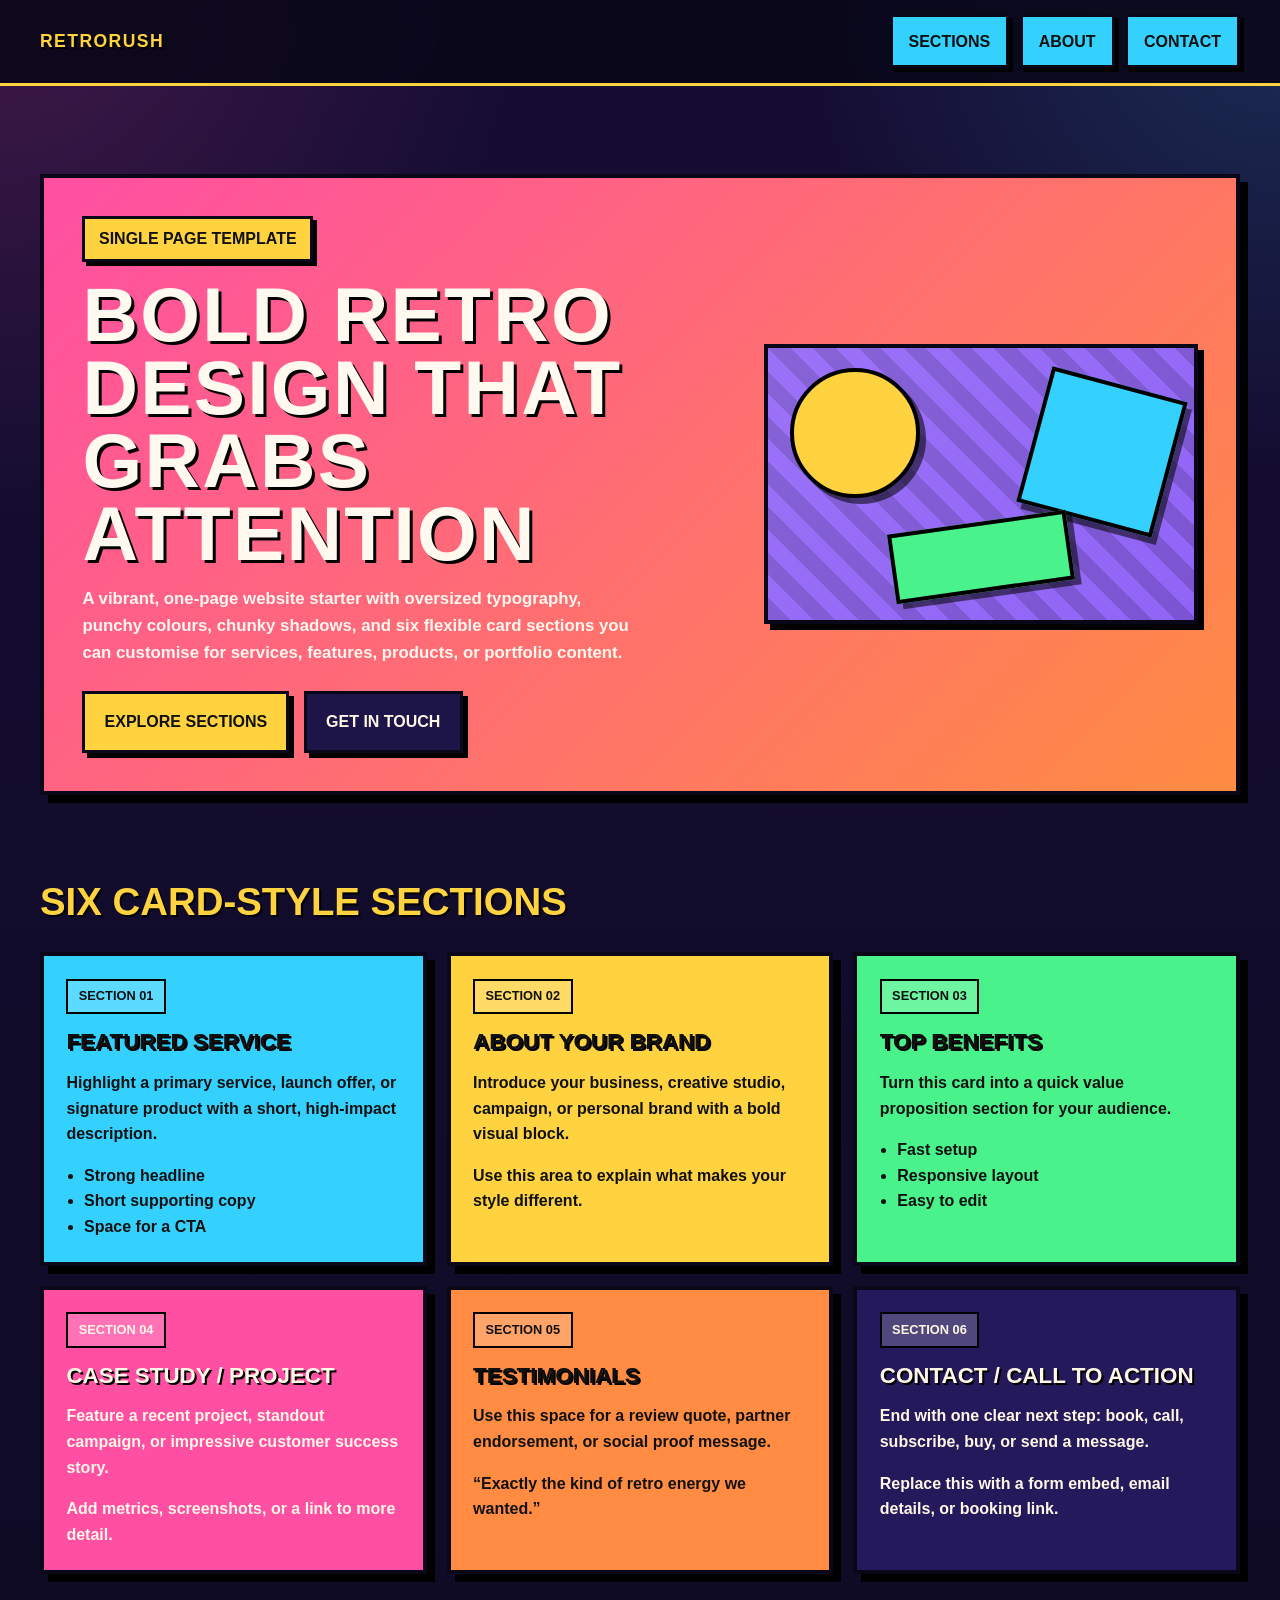
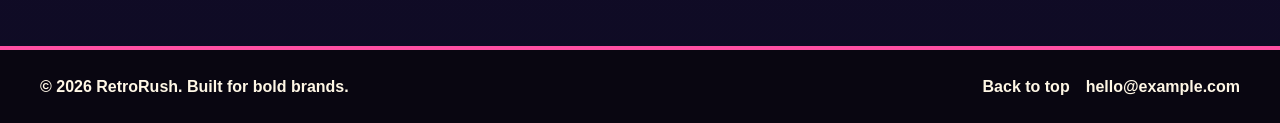
<file: resume/index.html>
<!DOCTYPE html>
<html lang="en">
<head>
  <meta charset="UTF-8" />
  <meta name="viewport" content="width=device-width, initial-scale=1.0" />
  <title>Retro Single Page Template</title>
  <style>
    :root {
      --bg: #120c2c;
      --panel: #1d1447;
      --panel-2: #24195b;
      --text: #fff7e6;
      --yellow: #ffd23f;
      --pink: #ff4fa3;
      --cyan: #34d1ff;
      --green: #49f28b;
      --orange: #ff8c42;
      --purple: #8b5cf6;
      --border: #0a0718;
      --shadow: 8px 8px 0 #000000;
      --max: 1200px;
    }

    * {
      box-sizing: border-box;
      margin: 0;
      padding: 0;
    }

    html {
      scroll-behavior: smooth;
    }

    body {
      font-family: Arial, Helvetica, sans-serif;
      background:
        radial-gradient(circle at top left, rgba(255, 79, 163, 0.18), transparent 24%),
        radial-gradient(circle at top right, rgba(52, 209, 255, 0.16), transparent 22%),
        linear-gradient(180deg, #160d35 0%, #0f0b24 100%);
      color: var(--text);
      line-height: 1.6;
    }

    a {
      color: inherit;
      text-decoration: none;
    }

    .container {
      width: min(calc(100% - 2rem), var(--max));
      margin: 0 auto;
    }

    .site-header {
      position: sticky;
      top: 0;
      z-index: 50;
      background: rgba(10, 7, 24, 0.88);
      backdrop-filter: blur(10px);
      border-bottom: 3px solid var(--yellow);
    }

    .nav {
      min-height: 72px;
      display: flex;
      align-items: center;
      justify-content: space-between;
      gap: 1rem;
      padding: 0.9rem 0;
    }

    .logo {
      font-weight: 900;
      letter-spacing: 0.08em;
      text-transform: uppercase;
      font-size: 1.1rem;
      color: var(--yellow);
      text-shadow: 2px 2px 0 #000;
    }

    .nav-links {
      display: flex;
      flex-wrap: wrap;
      gap: 0.65rem;
      list-style: none;
    }

    .nav-links a {
      display: inline-block;
      padding: 0.7rem 1rem;
      border: 3px solid var(--border);
      background: var(--cyan);
      color: #101010;
      font-weight: 800;
      text-transform: uppercase;
      box-shadow: 4px 4px 0 #000;
      transition: transform 0.15s ease, box-shadow 0.15s ease;
    }

    .nav-links a:hover {
      transform: translate(-2px, -2px);
      box-shadow: 6px 6px 0 #000;
    }

    .hero {
      padding: 5.5rem 0 3.5rem;
    }

    .hero-panel {
      background: linear-gradient(135deg, var(--pink), var(--orange));
      border: 4px solid var(--border);
      box-shadow: var(--shadow);
      padding: clamp(1.5rem, 3vw, 3rem);
      display: grid;
      grid-template-columns: 1.2fr 0.8fr;
      gap: 2rem;
      align-items: center;
    }

    .eyebrow {
      display: inline-block;
      margin-bottom: 1rem;
      padding: 0.45rem 0.85rem;
      background: var(--yellow);
      color: #111;
      font-weight: 900;
      text-transform: uppercase;
      border: 3px solid var(--border);
      box-shadow: 4px 4px 0 #000;
    }

    h1 {
      font-size: clamp(2.4rem, 6vw, 5.2rem);
      line-height: 0.95;
      text-transform: uppercase;
      letter-spacing: 0.03em;
      color: #fff9ef;
      text-shadow: 3px 3px 0 #000;
      margin-bottom: 1rem;
    }

    .hero p {
      max-width: 60ch;
      font-size: 1.05rem;
      font-weight: 700;
      color: #fff7ef;
      margin-bottom: 1.5rem;
    }

    .hero-actions {
      display: flex;
      flex-wrap: wrap;
      gap: 0.9rem;
    }

    .btn {
      display: inline-block;
      padding: 0.95rem 1.2rem;
      border: 3px solid var(--border);
      font-weight: 900;
      text-transform: uppercase;
      box-shadow: 5px 5px 0 #000;
      transition: transform 0.15s ease, box-shadow 0.15s ease;
    }

    .btn:hover {
      transform: translate(-2px, -2px);
      box-shadow: 7px 7px 0 #000;
    }

    .btn-primary {
      background: var(--yellow);
      color: #111;
    }

    .btn-secondary {
      background: var(--panel);
      color: var(--text);
    }

    .hero-art {
      min-height: 280px;
      background:
        linear-gradient(135deg, rgba(255,255,255,0.12), rgba(255,255,255,0.03)),
        repeating-linear-gradient(45deg, rgba(0,0,0,0.15) 0 16px, rgba(255,255,255,0.02) 16px 32px),
        var(--purple);
      border: 4px solid var(--border);
      box-shadow: 6px 6px 0 #000;
      position: relative;
      overflow: hidden;
    }

    .shape {
      position: absolute;
      border: 4px solid #000;
      box-shadow: 6px 6px 0 rgba(0,0,0,0.55);
    }

    .shape.one {
      width: 130px;
      height: 130px;
      background: var(--yellow);
      border-radius: 50%;
      top: 20px;
      left: 22px;
    }

    .shape.two {
      width: 140px;
      height: 140px;
      background: var(--cyan);
      right: 22px;
      top: 34px;
      transform: rotate(15deg);
    }

    .shape.three {
      width: 180px;
      height: 70px;
      background: var(--green);
      left: 50%;
      bottom: 28px;
      transform: translateX(-50%) rotate(-8deg);
    }

    .section {
      padding: 1.25rem 0 2.5rem;
    }

    .section-title {
      font-size: clamp(1.8rem, 3vw, 2.8rem);
      text-transform: uppercase;
      margin-bottom: 1.25rem;
      color: var(--yellow);
      text-shadow: 2px 2px 0 #000;
    }

    .card-grid {
      display: grid;
      grid-template-columns: repeat(3, minmax(0, 1fr));
      gap: 1.25rem;
    }

    .card {
      padding: 1.4rem;
      border: 4px solid var(--border);
      box-shadow: var(--shadow);
      min-height: 250px;
      display: flex;
      flex-direction: column;
      gap: 1rem;
    }

    .card h3 {
      font-size: 1.4rem;
      text-transform: uppercase;
      line-height: 1.05;
      text-shadow: 2px 2px 0 #000;
    }

    .card p {
      font-weight: 700;
    }

    .card ul {
      padding-left: 1.1rem;
      font-weight: 700;
    }

    .card-1 { background: var(--cyan); color: #111; }
    .card-2 { background: var(--yellow); color: #111; }
    .card-3 { background: var(--green); color: #111; }
    .card-4 { background: var(--pink); }
    .card-5 { background: var(--orange); color: #111; }
    .card-6 { background: var(--panel-2); }

    .card .tag {
      display: inline-block;
      width: fit-content;
      padding: 0.35rem 0.65rem;
      background: rgba(255,255,255,0.2);
      border: 2px solid #000;
      font-size: 0.8rem;
      font-weight: 900;
      text-transform: uppercase;
    }

    .site-footer {
      margin-top: 2rem;
      background: #090611;
      border-top: 4px solid var(--pink);
      padding: 1.5rem 0;
    }

    .footer-inner {
      display: flex;
      justify-content: space-between;
      gap: 1rem;
      align-items: center;
      flex-wrap: wrap;
    }

    .footer-inner p,
    .footer-inner a {
      font-weight: 800;
    }

    .footer-links {
      display: flex;
      gap: 1rem;
      flex-wrap: wrap;
    }

    @media (max-width: 920px) {
      .hero-panel,
      .card-grid {
        grid-template-columns: 1fr;
      }

      .hero {
        padding-top: 4rem;
      }
    }

    @media (max-width: 640px) {
      .nav {
        flex-direction: column;
        align-items: flex-start;
      }

      .nav-links {
        width: 100%;
      }

      .nav-links a,
      .btn {
        width: 100%;
        text-align: center;
      }

      .hero-art {
        min-height: 220px;
      }

      .shape.one { width: 92px; height: 92px; }
      .shape.two { width: 100px; height: 100px; }
      .shape.three { width: 140px; }
    }
  </style>
</head>
<body>
  <header class="site-header">
    <div class="container nav">
      <a href="#top" class="logo">RetroRush</a>
      <nav>
        <ul class="nav-links">
          <li><a href="#cards">Sections</a></li>
          <li><a href="#about">About</a></li>
          <li><a href="#footer">Contact</a></li>
        </ul>
      </nav>
    </div>
  </header>

  <main id="top">
    <section class="hero">
      <div class="container hero-panel">
        <div>
          <span class="eyebrow">Single Page Template</span>
          <h1>Bold Retro Design That Grabs Attention</h1>
          <p>
            A vibrant, one-page website starter with oversized typography, punchy colours,
            chunky shadows, and six flexible card sections you can customise for services,
            features, products, or portfolio content.
          </p>
          <div class="hero-actions">
            <a href="#cards" class="btn btn-primary">Explore Sections</a>
            <a href="#footer" class="btn btn-secondary">Get In Touch</a>
          </div>
        </div>
        <div class="hero-art" aria-hidden="true">
          <div class="shape one"></div>
          <div class="shape two"></div>
          <div class="shape three"></div>
        </div>
      </div>
    </section>

    <section class="section" id="cards">
      <div class="container">
        <h2 class="section-title">Six Card-Style Sections</h2>
        <div class="card-grid">
          <article class="card card-1">
            <span class="tag">Section 01</span>
            <h3>Featured Service</h3>
            <p>
              Highlight a primary service, launch offer, or signature product with a short,
              high-impact description.
            </p>
            <ul>
              <li>Strong headline</li>
              <li>Short supporting copy</li>
              <li>Space for a CTA</li>
            </ul>
          </article>

          <article class="card card-2">
            <span class="tag">Section 02</span>
            <h3>About Your Brand</h3>
            <p>
              Introduce your business, creative studio, campaign, or personal brand with a
              bold visual block.
            </p>
            <p>
              Use this area to explain what makes your style different.
            </p>
          </article>

          <article class="card card-3">
            <span class="tag">Section 03</span>
            <h3>Top Benefits</h3>
            <p>
              Turn this card into a quick value proposition section for your audience.
            </p>
            <ul>
              <li>Fast setup</li>
              <li>Responsive layout</li>
              <li>Easy to edit</li>
            </ul>
          </article>

          <article class="card card-4">
            <span class="tag">Section 04</span>
            <h3>Case Study / Project</h3>
            <p>
              Feature a recent project, standout campaign, or impressive customer success story.
            </p>
            <p>
              Add metrics, screenshots, or a link to more detail.
            </p>
          </article>

          <article class="card card-5">
            <span class="tag">Section 05</span>
            <h3>Testimonials</h3>
            <p>
              Use this space for a review quote, partner endorsement, or social proof message.
            </p>
            <p>
              “Exactly the kind of retro energy we wanted.”
            </p>
          </article>

          <article class="card card-6" id="about">
            <span class="tag">Section 06</span>
            <h3>Contact / Call To Action</h3>
            <p>
              End with one clear next step: book, call, subscribe, buy, or send a message.
            </p>
            <p>
              Replace this with a form embed, email details, or booking link.
            </p>
          </article>
        </div>
      </div>
    </section>
  </main>

  <footer class="site-footer" id="footer">
    <div class="container footer-inner">
      <p>© 2026 RetroRush. Built for bold brands.</p>
      <div class="footer-links">
        <a href="#top">Back to top</a>
        <a href="mailto:hello@example.com">hello@example.com</a>
      </div>
    </div>
  </footer>
</body>
</html>
</file>
